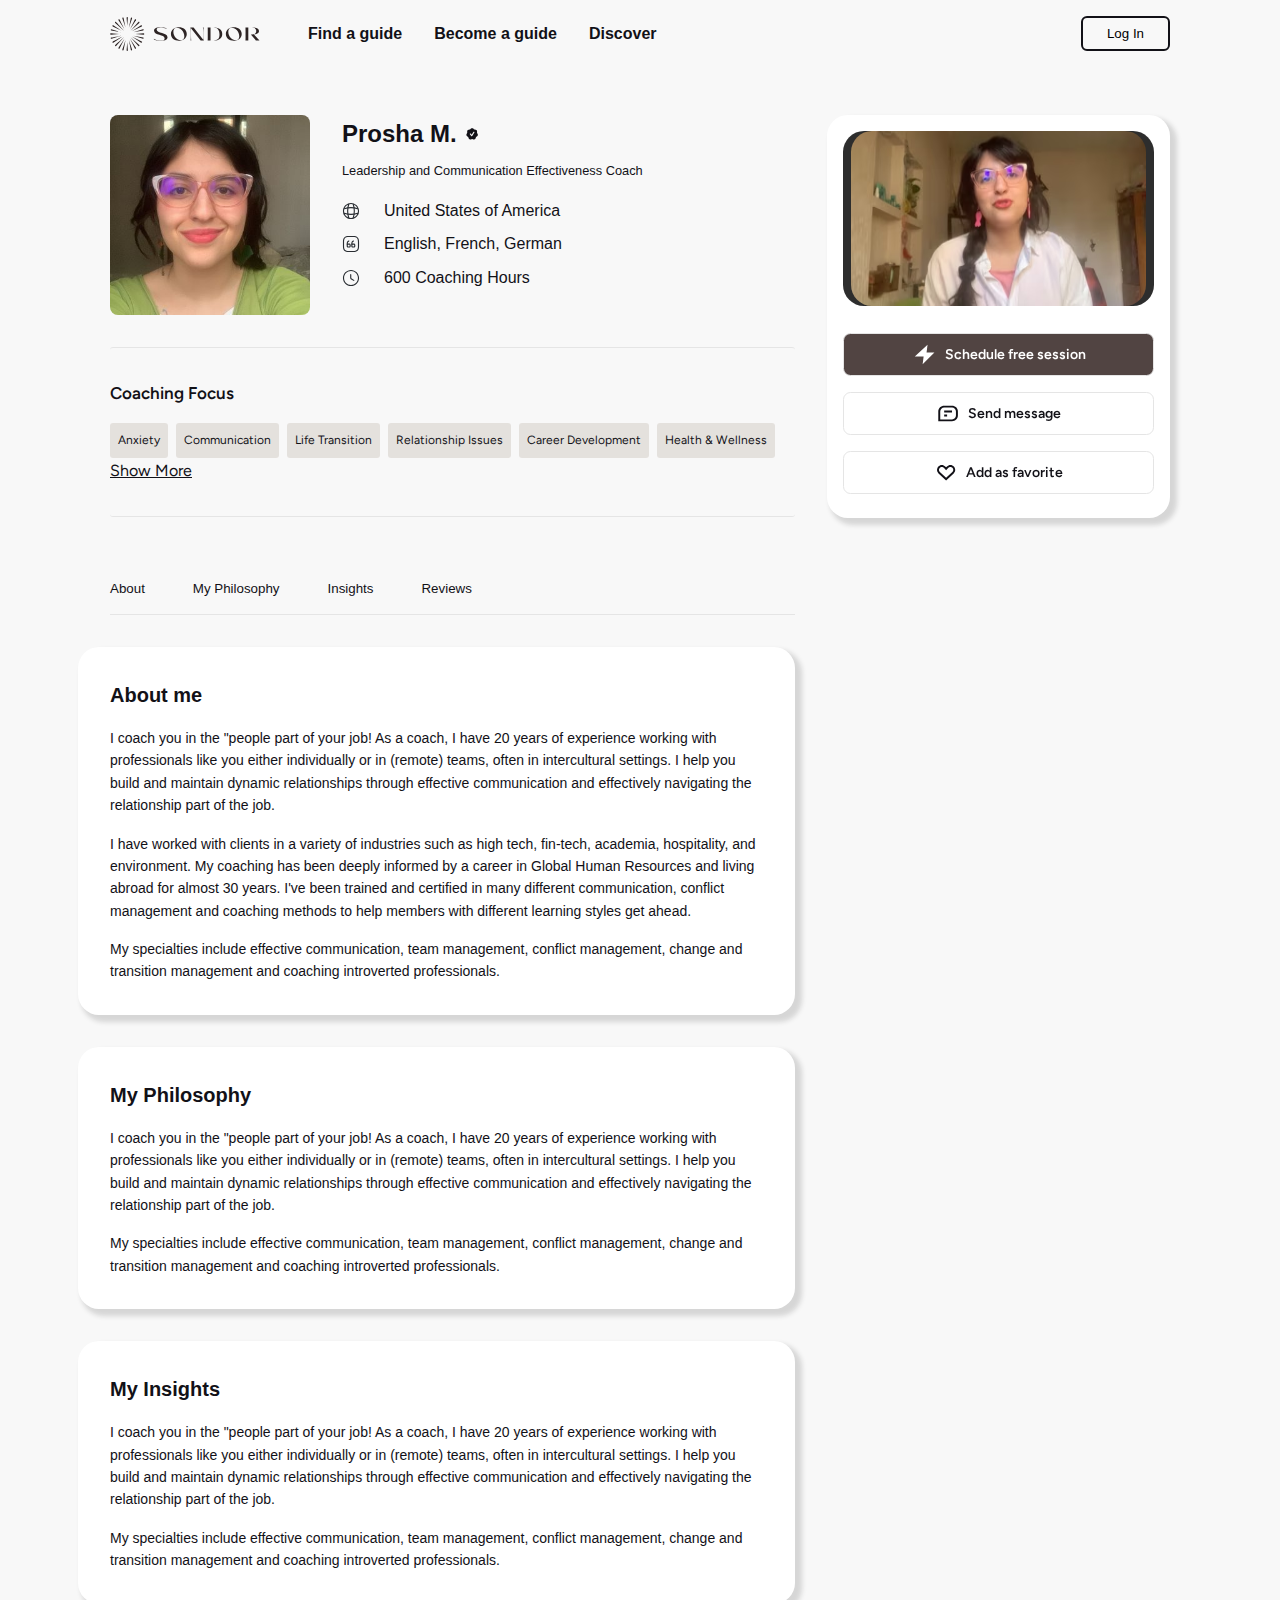
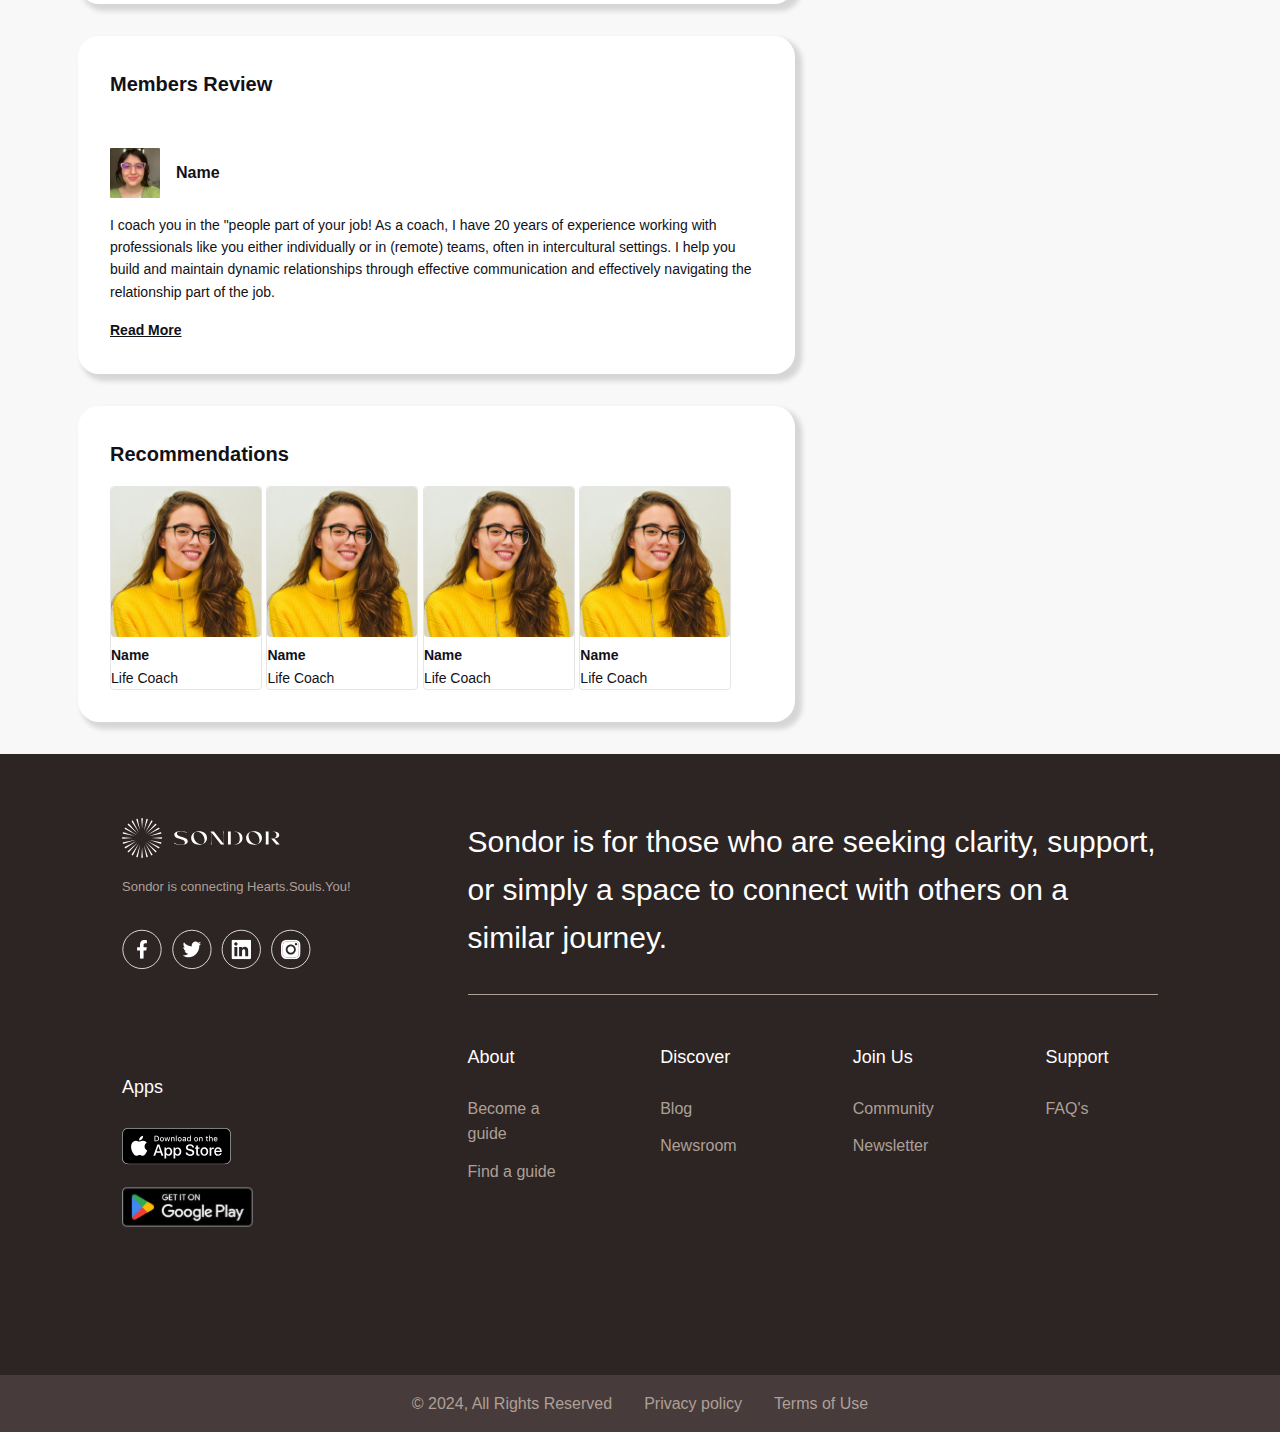
<file: index.html>
<!DOCTYPE html>
<html lang="en">
<head>
    <meta charset="UTF-8">
    <meta name="viewport" content="width=device-width, initial-scale=1.0">
    <title>Profile Page</title>
    <link rel="stylesheet" href="./style.css">
</head>

    <!-- Navigation -->
<nav>
    <div class="container">
        <div class="nav-content">
            <div class="nav-left">
                <img src= "assests/Logo_black.svg">
                <div class="nav-links">
                    <a href="#">Find a guide</a>
                    <a href="#">Become a guide</a>
                    <a href="#">Discover</a>
                </div>
            </div>
            <button class="login-btn">Log In</button>
        </div>  
    </div>
    </nav>
<body>
    <!-- Main Content -->
    <main class="container">
        <div class="profile-grid">
            <!-- Left Column -->
            <div class="profile-main">
                <!-- Profile Header -->
                <div class="profile-header">
                    <img src=".\assests\60356bab5c8bf49e347bd92da3aa55e6.jpg" 
                         alt="Coach profile" 
                         class="profile-image">
                    <div class="profile-info">
                        <div class="profile-title">
                            <p>Prosha M.</p>
                            <img src="assests/Verified tick.svg">
                        </div>
                        <p class="profile-subtitle">Leadership and Communication Effectiveness Coach</p>
                        
                        <div class="profile-details">
                            <div class="detail-item">
                                <img src="assests/global.svg">
                                <span>United States of America</span>
                            </div>
                            <div class="detail-item">
                                <img src="assests/quote-down-square.svg">
                                <span>English, French, German</span>
                            </div>
                            <div class="detail-item">
                                <img src="assests/clock.svg">
                                <span>600 Coaching Hours</span>
                            </div>
                        </div>
                    </div>
                </div>

                <!-- Coaching Focus -->
                <section class="focus-section">
                    <h3>Coaching Focus</h3>
                    <div class="tags">
                        <span class="tag">Anxiety</span>
                        <span class="tag">Communication</span>
                        <span class="tag">Life Transition</span>
                        <span class="tag">Relationship Issues</span>
                        <span class="tag">Career Development</span>
                        <span class="tag">Health & Wellness</span>
                    </div>
                    <p>Show More</p>
                </section>

                <!-- Tabs -->
                <div class="tabs">
                    <button class="tab"><a href="#about">About</button></a>
                    <button class="tab"><a href="#philosophy">My Philosophy</a></button>
                    <button class="tab"><a href="#insights">Insights</button></a>
                    <button class="tab"><a href="#reviews">Reviews</button></a>
                </div>

                <!-- About Content -->
                <div class="Content" id="about">
                    <h3>About me</h3>
                    <p>I coach you in the "people part of your job! As a coach, I have 20 years of experience working with professionals like you either individually or in (remote) teams, often in intercultural settings. I help you build and maintain dynamic relationships through effective communication and effectively navigating the relationship part of the job.</p>
                    
                    <p>I have worked with clients in a variety of industries such as high tech, fin-tech, academia, hospitality, and environment. My coaching has been deeply informed by a career in Global Human Resources and living abroad for almost 30 years. I've been trained and certified in many different communication, conflict management and coaching methods to help members with different learning styles get ahead.</p>
                    
                    <p>My specialties include effective communication, team management, conflict management, change and transition management and coaching introverted professionals.</p>
                </div>

                <!-- Philosophy Content -->
                <div class="Content" id="philosophy">
                    <h3>My Philosophy</h3>
                    <p>I coach you in the "people part of your job! As a coach, I have 20 years of experience working with professionals like you either individually or in (remote) teams, often in intercultural settings. I help you build and maintain dynamic relationships through effective communication and effectively navigating the relationship part of the job.</p>
                                       
                    <p>My specialties include effective communication, team management, conflict management, change and transition management and coaching introverted professionals.</p>
                </div>

                <!-- Insights Content -->
                <div class="Content" id="insights">
                    <h3>My Insights</h3>
                    <p>I coach you in the "people part of your job! As a coach, I have 20 years of experience working with professionals like you either individually or in (remote) teams, often in intercultural settings. I help you build and maintain dynamic relationships through effective communication and effectively navigating the relationship part of the job.</p>
                                       
                    <p>My specialties include effective communication, team management, conflict management, change and transition management and coaching introverted professionals.</p>
                </div>

                <!-- Review Content -->
                <div class="Content" id="review">
                    <h3>Members Review</h3>
                    <div class="review">
                        <img src=".\assests\60356bab5c8bf49e347bd92da3aa55e6.jpg" 
                        alt="Reviewer">
                        <span>Name</span>
                    </div>
                        <p>I coach you in the "people part of your job! As a coach, I have 20 years of experience working with professionals like you either individually or in (remote) teams, often in intercultural settings. I help you build and maintain dynamic relationships through effective communication and effectively navigating the relationship part of the job.</p>  
                        <p class="readmore">Read More</p>            
                </div>

                <!-- Recommended -->
                <div class="Content">
                    <h3>Recommendations</h3>
                    <div class="recommended">
                        <div class ="card">
                            <img src="./assests/dadde657b347ebc7bab61521ea26cd2a.jpg" >
                            <div class = "card-title">    
                                <p> Name </p>
                            </div>
                            <div class = "card-detail">    
                                <p> Life Coach </p>
                            </div>
                        </div>
                        <div class ="card">
                            <img src="./assests/dadde657b347ebc7bab61521ea26cd2a.jpg" >
                            <div class = "card-title">    
                                <p> Name </p>
                            </div>
                            <div class = "card-detail">    
                                <p> Life Coach </p>
                            </div>
                        </div>
                        <div class ="card">
                            <img src="./assests/dadde657b347ebc7bab61521ea26cd2a.jpg" >
                            <div class = "card-title">    
                                <p> Name </p>
                            </div>
                            <div class = "card-detail">    
                                <p> Life Coach </p>
                            </div>
                        </div>
                        <div class ="card">
                            <img src="./assests/dadde657b347ebc7bab61521ea26cd2a.jpg" >
                            <div class = "card-title">    
                                <p> Name </p>
                            </div>
                            <div class = "card-detail">    
                                <p> Life Coach </p>
                            </div>
                        </div>
                    </div>          
                </div>
            </div>
        

            <!-- Right Column -->
            <div class="profile-sidebar">
                <div class="video-preview">
                    <img src ="./assests/18491d31216215a35437f845d51fd4af.png">
                </div>

                <button class="btn primary">
                    <img src ="./assests/flash.svg">
                    Schedule free session
                </button>

                <button class="btn secondary">
                    <img src ="./assests/chat.svg">
                    Send message
                </button>

                <button class="btn secondary">
                    <img src ="./assests/heart.svg">
                    Add as favorite
                </button>
            </div>
        </div>
    </main>

        <!-- Footer -->
        <footer class="footer">
            <div class="footer-container">   
                <div class ="footer-grid">
                
                    <!-- Footer-left -->
                    <div class="footer-left">
                        <div class="footer-logo">
                            <img src="./assests/Logo_white.svg" alt="Sondor" class="logo">
                            <p class="tagline">Sondor is connecting Hearts.Souls.You!</p>
                        </div>
                        <!-- Social Links -->
                        <div class="social-links">
                            <a href="#" class="social-link">
                                <img src="./assests/Social Media.svg" alt="Facebook">
                            </a>
                            <a href="#" class="social-link">
                                <img src="./assests/Social Media-1.svg" alt="Twitter">
                            </a>
                            <a href="#" class="social-link">
                                <img src="./assests/Social Media-2.svg" alt="LinkedIn">
                            </a>
                            <a href="#" class="social-link">
                                <img src="./assests/Social Media-3.svg" alt="Instagram">
                            </a>
                        </div>
                        <!-- footer Links -->
                        <div class="footer-links">
                            <div class="footer-section">
                                <h3>Apps</h3>
                                <div class="app-stores">
                                    <a href="#" class="store-button">
                                        <img src="./assests/app_store_badge_en.svg" alt="Download on App Store">
                                    </a>
                                    <a href="#" class="store-button">
                                        <img src="./assests/google_play_badge.svg" alt="Get it on Google Play">
                                    </a>
                                </div>
                            </div>
                        </div>
                    </div>
            
                
                    <!-- Footer right-->
                    <div class="footer-right"> 
                        <div class="mission">
                            <p>Sondor is for those who are seeking clarity, support, or simply a space to connect with others on a similar journey.</p>
                        </div>
                        <div class = "footer-navlinks">          
                            <div class="footer-section">
                                <h3>About</h3>
                                <a href="#">Become a guide</a>
                                <a href="#">Find a guide</a>
                            </div>
                
                            <div class="footer-section">
                                <h3>Discover</h3>
                                <a href="#">Blog</a>
                                <a href="#">Newsroom</a>
                            </div>
                
                            <div class="footer-section">
                                <h3>Join Us</h3>
                                <a href="#">Community</a>
                                <a href="#">Newsletter</a>
                            </div>
                
                            <div class="footer-section">
                                <h3>Support</h3>
                                <a href="#">FAQ's</a>
                            </div>
                        </div>
                    </div>
                </div>
            </div>
        
                <!-- footer Bottom -->
                <div class="footer-bottom">
                    <p>© 2024, All Rights Reserved </p>
                    <div class="legal-links">
                        <a href="#"> Privacy policy</a>
                        <a href="#">Terms of Use</a>
                    </div>
                </div>
        </footer> 
</body>
</html>
</file>
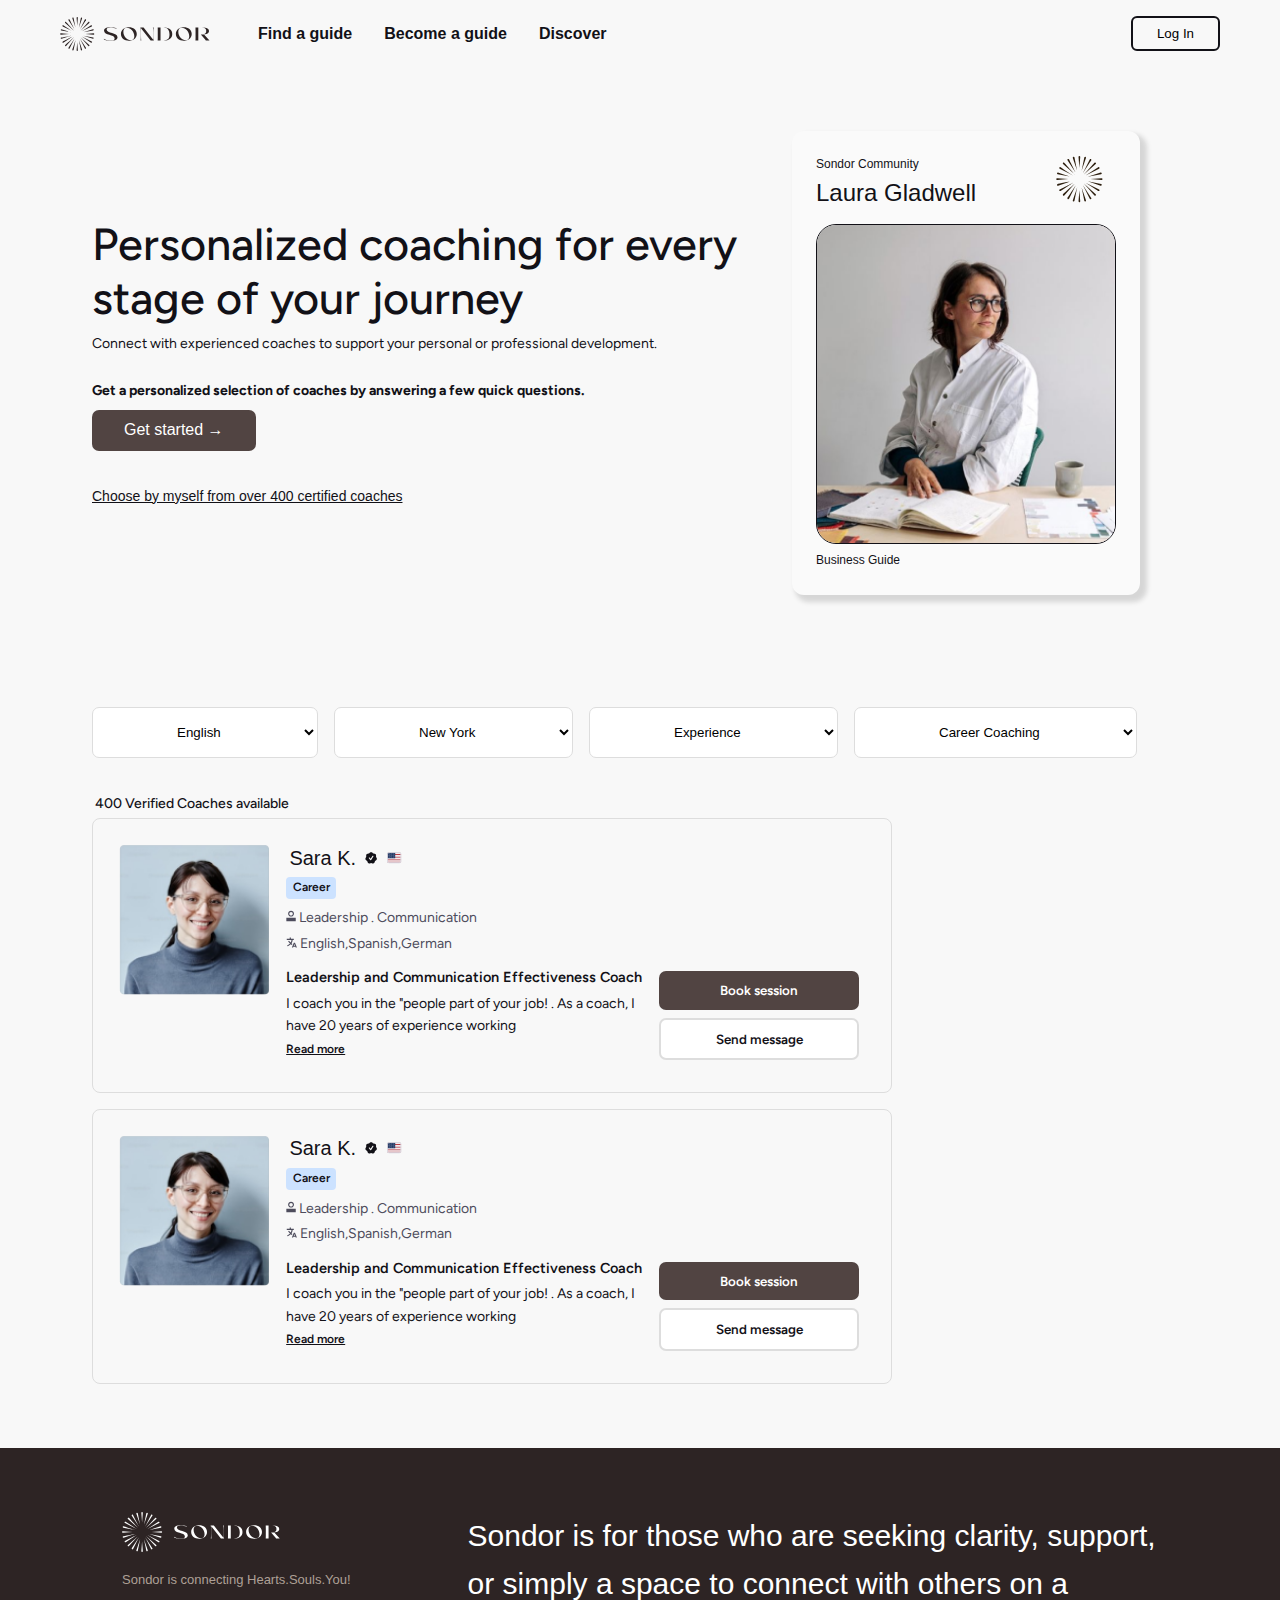
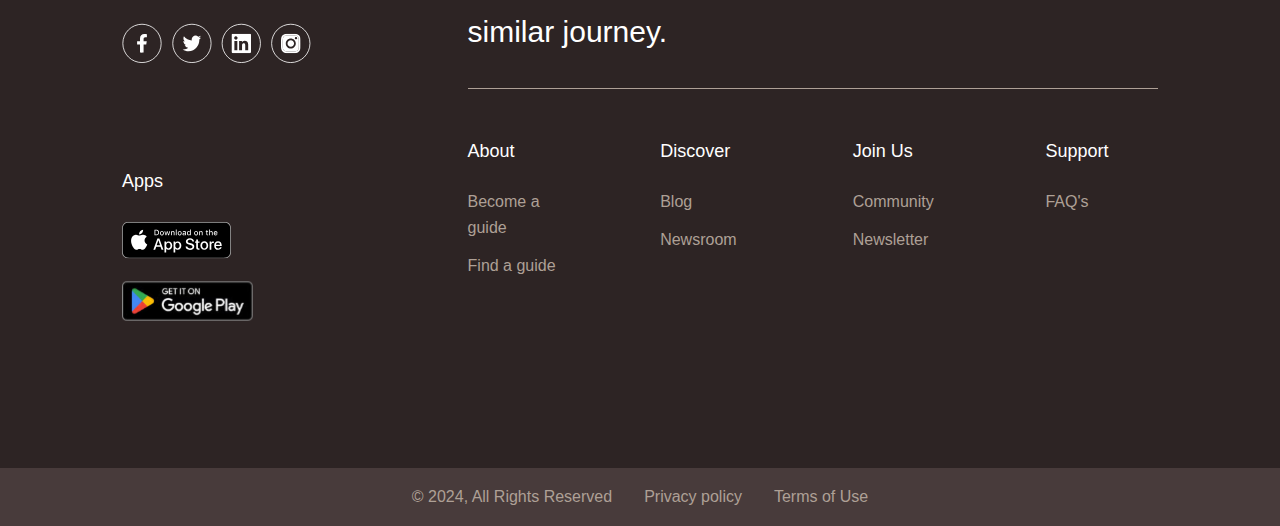
<file: guidespage.html>
<!DOCTYPE html>
<html lang="en">
<head>
    <meta charset="UTF-8">
    <meta name="viewport" content="width=device-width, initial-scale=1.0">
    <title>Guides Page</title>
    <link rel="stylesheet" href="style1.css">
</head>

    <!-- Navigation -->
<nav>
    <div class="container">
        <div class="nav-content">
            <div class="nav-left">
                <img src= "assests/Logo_black.svg">
                <div class="nav-links">
                    <a href="#">Find a guide</a>
                    <a href="#">Become a guide</a>
                    <a href="#">Discover</a>
                </div>
            </div>
            <button class="login-btn">Log In</button>
        </div>  
    </div>
</nav>
<body>
    <!--Main Content-->
    <main class ="container">
        <section class="hero">
            <div class="hero-content">
                <h1>Personalized coaching for every stage of your journey</h1>
                <p>Connect with experienced coaches to support your personal or professional development.</p>
                <p class="cta-info">Get a personalized selection of coaches by answering a few quick questions.</p>
                <button class="cta-button">Get started →</button><br>
                <a href="#">Choose by myself from over 400 certified coaches</a>
            </div>
            <div class="featured-coach">
                <div class="coach-card">
                    <div class="coach-info">
                        <div class="coach-header">
                            <div class="coach-details">
                                <p>Sondor Community</p>
                                <h3>Laura Gladwell</h3>
                            </div>
                            <div class="card-logo">
                                <img src ="./assests/Just-logo-black.svg">
                            </div>    
                        </div>
                        <img src="./assests/laura_image.png" alt="Coach profile" class="hero-image">
                        <p>Business Guide</p>
                    </div>
                </div>
            </div>
        </section>

<!--Filters-->
        <section class="coaches-list">
            <div class="filters">
                <select class="filter-select">
                    <option>English</option>
                </select>
                <select class="filter-select">
                    <option>New York</option>
                </select>
                <select class="filter-select">
                    <option>Experience</option>
                </select>
                <select class="filter-select">
                    <option>Career Coaching</option>
                </select>
            </div>
        <p class="verified-coaches">400 Verified Coaches available</p>

<!--COACH CARD-->
            <div class="coaches-grid">
                <div class="coach-image">
                    <img src="./assests/coach-card-img.png" alt="Coach">
                </div>
                <div class="coach-content">
                    <div class ="coach-name">    
                        <p>Sara K.</p>
                        <img src="./assests/Verified tick.svg">
                        <img src="./assests/us.svg.svg">
                    </div>
                    <div class ="info-tag">
                        <p>Career</p>
                    </div>
                    <div class ="coach-usp">
                        <img src="./assests/person-icon.svg" class="icon">
                        <span>Leadership . Communication</span>
                    </div>
                    <div class ="coach-usp">
                        <img src="./assests/language-icon.svg" class="icon">
                        <span>English,Spanish,German</span>
                    </div>
                    <div class ="coach-usp">
                        <p>Leadership and Communication Effectiveness Coach</p>
                    </div>
                    <div class ="coach-cta">
                         <p>I coach you in the "people part of your job! . As a coach, I have 20 years of experience working </p>
                         <a href="#">Read more</a>
                    </div>
                </div>
                <div class = "coach-buttons">
                    <button class="book-button1">Book session</button>
                    <button class="book-button2">Send message</button>
                </div>
            </div>


            <div class="coaches-grid">
                <div class="coach-image">
                    <img src="./assests/coach-card-img.png" alt="Coach">
                </div>
                <div class="coach-content">
                    <div class ="coach-name">    
                        <p>Sara K.</p>
                        <img src="./assests/Verified tick.svg">
                        <img src="./assests/us.svg.svg">
                    </div>
                    <div class ="info-tag">
                        <p>Career</p>
                    </div>
                    <div class ="coach-usp">
                        <img src="./assests/person-icon.svg" class="icon">
                        <span>Leadership . Communication</span>
                    </div>
                    <div class ="coach-usp">
                        <img src="./assests/language-icon.svg" class="icon">
                        <span>English,Spanish,German</span>
                    </div>
                    <div class ="coach-usp">
                        <p>Leadership and Communication Effectiveness Coach</p>
                    </div>
                    <div class ="coach-cta">
                         <p>I coach you in the "people part of your job! . As a coach, I have 20 years of experience working </p>
                         <a href="#">Read more</a>
                    </div>
                </div>
                <div class = "coach-buttons">
                    <button class="book-button1">Book session</button>
                    <button class="book-button2">Send message</button>
                </div>
            </div>
        </section>
    </main>


    <!-- Footer -->
    <footer class="footer">
        <div class="footer-container">   
            <div class ="footer-grid">
            
                <!-- Footer-left -->
                <div class="footer-left">
                    <div class="footer-logo">
                        <img src="./assests/Logo_white.svg" alt="Sondor" class="logo">
                        <p class="tagline">Sondor is connecting Hearts.Souls.You!</p>
                    </div>
                    <!-- Social Links -->
                    <div class="social-links">
                        <a href="#" class="social-link">
                            <img src="./assests/Social Media.svg" alt="Facebook">
                        </a>
                        <a href="#" class="social-link">
                            <img src="./assests/Social Media-1.svg" alt="Twitter">
                        </a>
                        <a href="#" class="social-link">
                            <img src="./assests/Social Media-2.svg" alt="LinkedIn">
                        </a>
                        <a href="#" class="social-link">
                            <img src="./assests/Social Media-3.svg" alt="Instagram">
                        </a>
                    </div>
                    <!-- footer Links -->
                    <div class="footer-links">
                        <div class="footer-section">
                            <h3>Apps</h3>
                            <div class="app-stores">
                                <a href="#" class="store-button">
                                    <img src="./assests/app_store_badge_en.svg" alt="Download on App Store">
                                </a>
                                <a href="#" class="store-button">
                                    <img src="./assests/google_play_badge.svg" alt="Get it on Google Play">
                                </a>
                            </div>
                        </div>
                    </div>
                </div>
        
            
                <!-- Footer right-->
                <div class="footer-right"> 
                    <div class="mission">
                        <p>Sondor is for those who are seeking clarity, support, or simply a space to connect with others on a similar journey.</p>
                    </div>
                    <div class = "footer-navlinks">          
                        <div class="footer-section">
                            <h3>About</h3>
                            <a href="#">Become a guide</a>
                            <a href="#">Find a guide</a>
                        </div>
            
                        <div class="footer-section">
                            <h3>Discover</h3>
                            <a href="#">Blog</a>
                            <a href="#">Newsroom</a>
                        </div>
            
                        <div class="footer-section">
                            <h3>Join Us</h3>
                            <a href="#">Community</a>
                            <a href="#">Newsletter</a>
                        </div>
            
                        <div class="footer-section">
                            <h3>Support</h3>
                            <a href="#">FAQ's</a>
                        </div>
                    </div>
                </div>
            </div>
        </div>
    
            <!-- footer Bottom -->
            <div class="footer-bottom">
                <p>© 2024, All Rights Reserved </p>
                <div class="legal-links">
                    <a href="#"> Privacy policy</a>
                    <a href="#">Terms of Use</a>
                </div>
            </div>
    </footer>
</body>
</html>
</file>
<file: style.css>
:root {
    --primary-color: #121117;
    --secondary-color: #121117;
    --accent-color:#514442;
    --background-color: #F8F8F8;
    --border-color: #E5E5E5;
}

@font-face {
    font-family: "Instrument Sans";
    src: url(./assests/Instrument_Sans/InstrumentSans-Italic-VariableFont_wdth,wght.ttf) format('truetype');
    src: url(./assests/Instrument_Sans/InstrumentSans-VariableFont_wdth\,wght.ttf) format('truetype');

    font-family: 'Figtree';
    src: url(./assests/Figtree-VariableFont_wght.ttf) format('truetype');
    font-weight: 100 900; 
    font-stretch: 75% 125%;
}

* {
    margin: 0;
    padding: 0;
    box-sizing: border-box;
}

body {  
    font-family: "Instrument Sans", sans-serif , 'Figtree';
    background-color: var(--background-color);
    color: var(--primary-color);
    line-height: 1.6;
}

.container {
    max-width: 1100px;
    margin: 0 auto;
    padding: 0 20px;
}

/* Navigation */
nav {
    padding: 1rem 0;
}

.nav-content {
    display: flex;
    justify-content:space-between;
    align-items: center;
}

.nav-left {
    display: flex;
    align-items: center;
    gap: 3rem;
}

.nav-links {
    display: flex;
    gap: 2rem;
}

.nav-links a {
    color: var(--primary-color);
    text-decoration: none;
    font-weight: bold;
}

.login-btn {
    padding: 0.5rem 1.5rem;
    border: 2px solid var(--primary-color);
    border-radius: 6px;
    background: none;
    font-weight: 500;
    cursor: pointer;
}

/* Main Content */
main {
    padding: 2rem 0;
}

.profile-grid {
    display: grid;
    grid-template-columns: 2fr 1fr;
    gap: 2rem;
    align-items: start;
}

/* Profile Header */
.profile-header {
    display: flex;
    gap: 2rem;
    margin-bottom: 2rem;
    margin-top: 3rem;
}

.profile-image {
    width: 200px;
    height: 200px;
    border-radius: 8px;
    object-fit: cover;
}

.profile-title {
    display: flex;
    align-items: center;
    gap: 0.5rem;
    margin-bottom: 0.5rem;
}

.profile-title p {
    font-size: 24px;
    font-weight: bolder;
}

.profile-subtitle {
    font-size: 0.8rem;
    color: var(--secondary-color);
    margin-bottom: 1rem;
}

.profile-details {
    display: flex;
    flex-direction: column;
    gap: 0.5rem;
}

.detail-item {
    display: flex;
    align-items: center;
    gap: 1.5rem;
    color: var(--secondary-color);
}

/* Focus Section */
.focus-section {
    padding-bottom : 2rem;
    padding-top: 2rem;
    border-radius: 3px;
    margin-bottom: 3rem;
    font-family: 'Figtree';
    border-bottom: 1px solid var(--border-color);
    border-top: 1px solid var(--border-color);
}

.focus-section h3{
    font-weight: 600;
    font-size: 17px;
}

.tags {
    display: flex;
    flex-wrap: wrap;
    gap: 0.5rem;
    margin-top: 1rem;
}

.tag {
    background: #E4E1DD;
    padding: 0.5rem 0.5rem;
    border-radius: 3px;
    font-size: 12pX;
    font-weight: 400;
    color: var(--secondary-color);
}

.focus-section p{
    font-weight: 600px;
    text-decoration: underline;
}

/* Tabs */
.tabs {
    scroll-behavior: smooth;
    display: flex;
    gap: 3rem;
    margin-bottom: 2rem;
    border-bottom: 1px solid var(--border-color);

}

.tab a {
    text-decoration: none;
    color: var(--secondary-color);
}

.tab {
    padding: 1rem 0;
    background: none;
    border: none;
    border-bottom: 2px solid transparent;
    color: var(--secondary-color);
    cursor: pointer;
    font-weight: 500;
    text-decoration: none;
    transition: text-decoration 0.3s ease;
}

.tab a:hover {
    font-weight: bold;
    color: var(--accent-color);
}

.tab a:active {
    font-weight: bold;
    color: var(--accent-color);
}

/* Content */
.Content {
    background: white;
    padding: 2rem;
    border-radius: 21px;
    margin-bottom: 2rem;
    box-shadow: 5px 5px 5px 2px #12111726;
    margin-left: -2rem;
}

.Content h3 {
    margin-bottom: 1rem;
    font-size: 20px;
}

.Content p {
    margin-top: 1rem;
    color: #121117;
    font-size: 14px;

}
p.readmore {
    text-decoration: underline;
    font-weight: bolder;
}

/* Review content */
.review{
    margin-top: 3rem;
    display: flex;
    align-items: center;
}
.review span{
    padding-left: 1rem;
    font-weight: bold;
}
.review img{
    width: 50px;
    height: 50px;
    border-radius: 1px;
}

/* Recommended */
.recommended img{
    width: 150px;
    height: 150px;
    border-radius: 4px;
}

.card{
    border-radius: 4px;
    border: 1px solid var(--border-color);
    display:inline-table;
}
.card-title p{
    font-size: 14;
    font-weight: 600;
    margin-top: 0rem;

}

.card-detail p{
    padding: 0;
    margin-top: 0rem;

}

/* Sidebar */
.profile-sidebar {
    margin-top: 3rem;
    position: sticky;
    top: 2rem;
    background: white;
    padding: 1rem;
    border-radius: 21px;
    margin-bottom: 2rem;
    box-shadow: 5px 5px 5px 2px #12111726;
    display: flex;
    flex-direction: column;
    gap: 0.5rem;
}

.video-preview {
    background: #2D2D2D;
    aspect-ratio: 16/9;
    border-radius: 21px;
    display: flex;
    align-items: stretch;
    justify-content: center;
    margin-bottom: 1.2rem;
    cursor: pointer;
}

.video-preview img {
    border-radius: 21px;
}

.btn {
    width: 100%;
    padding: 0.5rem;
    border-radius: 7.5px;
    cursor: pointer;
    display: flex;
    align-items: center;
    justify-content: center;
    gap: 0.5rem;
    margin-bottom: 0.5rem;
    font-weight: 600;
    font-family: 'Figtree';
    font-size: 14px;
}

.btn.primary {
    background-color: var(--accent-color);
    border: 1px solid var(--border-color);
    color: white;
}

.btn.secondary {
    background-color: white;
    border: 1px solid var(--border-color);
    color: var(--primary-color);
}

.btn:hover {
    opacity: 0.9;
}

/*Footer */

.footer {
    background-color: #2D2424;
    color: #ffffff;
    padding: 4rem 0 0rem;  
}

.footer-container {
    max-width: 1100px;
    margin: 0 auto;
    padding: 0 2rem;
    
}

.footer-grid {
    display: grid;
    grid-template-columns: 1fr 2.6fr;
    gap: 5rem;

}

/* footer right */

.mission{
    margin-bottom: 3rem;
    border-bottom: 1px solid #AEA096 ;
    padding-bottom: 2rem;
}

.mission p{
    font-size: 30px;
    font-weight: normal;
}

.footer-navlinks{
    display: grid;
    grid-template-columns: 1fr 1fr 1fr 1fr;
    gap: 5rem;
}

.footer-section h3 {
    color: #ffffff;
    font-size: 18px;
    font-weight: 500;
    margin-bottom: 1.5rem;
}

.footer-section a {
    display: block;
    color: #AEA096;
    font-size: 16px;
    font-weight: 400;
    text-decoration: none;
    margin-bottom: 0.75rem;
    transition: color 0.3s ease;
}

.footer-section a:hover {
    color: #ffffff;
}



/* footer-left*/

.footer-left {
    margin-bottom: 4rem;
}

.footer-logo {
    margin-bottom: 0.2rem;
}

.tagline {
    color: #AEA096;
    font-size: 13px;
    font-weight: 100;
    margin-top: 0.7rem;
}


.social-links {
    display: flex;
    gap: 0.6rem;
    margin-top: 2rem;
    margin-bottom: 6rem;
}

.social-links img{
    height: 40px;
    width: 40px ;
}

.social-link:hover {
    border-color: #ffffff;
}

.footer-links {
    display: grid;
    grid-template-columns: repeat(auto-fit, minmax(200px, 1fr));
    gap: 3rem;
    margin-bottom: 4rem;
}


.app-stores {
    display: flex;
    flex-direction: column;
    gap: 0.1rem;
}

.store-button img {
    height: 40px; 
}


/* footer bottom */
.footer-bottom {
    background-color: #483B3B;
    padding: 1rem;
    display: flex;
    justify-content:center;
    align-items: center;
    color:#AEA096;
    font-size: 16px;
    font-weight: 300;
}

.legal-links {
    display: flex;
    gap: 2rem;
    padding-left: 2rem;
}

.legal-links a {
    color: #AEA096;
    text-decoration: none;
    transition: color 0.3s ease;
}

.legal-links a:hover {
    color: #ffffff;
}



/* Responsive */
@media (max-width: 768px) {
    .footer-links {
        grid-template-columns: repeat(2, 1fr);
    }

    .footer-bottom {
        flex-direction: column;
        gap: 1rem;
        text-align: center;
    }

    .legal-links {
        justify-content: center;
    }
}

@media (max-width: 480px) {
    .footer-links {
        grid-template-columns: 1fr;
    }
}


/* Responsive Design */
@media (max-width: 768px) {
    .profile-grid {
        grid-template-columns: 1fr;
    }

    .profile-header {
        flex-direction: column;
        align-items: center;
        text-align: center;
    }

    .profile-details {
        align-items: center;
    }

    .nav-links {
        display: none;
    }
}
</file>
<file: style1.css>
:root {
    --primary-color: #121117;
    --secondary-color: #121117;
    --accent-color:#514442;
    --background-color: #F8F8F8;
    --border-color: #E5E5E5;
}

@font-face {
    font-family: "Instrument Sans";
    src: url(./assests/Instrument_Sans/InstrumentSans-Italic-VariableFont_wdth,wght.ttf) format('truetype');
    src: url(./assests/Instrument_Sans/InstrumentSans-VariableFont_wdth\,wght.ttf) format('truetype');

    font-family: 'Figtree';
    src: url(./assests/Figtree-VariableFont_wght.ttf) format('truetype');
    font-weight: 100 900; 
    font-stretch: 75% 125%;
}

* {
    margin: 0;
    padding: 0;
    box-sizing: border-box;
}

body {  
    font-family: "Instrument Sans", sans-serif , 'Figtree';
    background-color: var(--background-color);
    color: var(--primary-color);
    line-height: 1.6;
}

.container {
    max-width: 1200px;
    margin: 0 auto;
    padding: 0 20px;
}


/* Navigation */
nav {
    padding: 1rem 0;
}

.nav-content {
    display: flex;
    justify-content: space-between;
    align-items: center;
}

.nav-left {
    display: flex;
    align-items: center;
    gap: 3rem;
}

.nav-links {
    display: flex;
    gap: 2rem;
}

.nav-links a {
    color: var(--primary-color);
    text-decoration: none;
    font-weight: bold;
}

.login-btn {
    padding: 0.5rem 1.5rem;
    border: 2px solid var(--primary-color);
    border-radius: 6px;
    background: none;
    font-weight: 500;
    cursor: pointer;
}


/* Hero section */
.hero {
    max-width: 1200px;
    margin: 1rem auto;
    padding: 0 2rem;
    display: grid;
    grid-template-columns: 2fr 1fr;
    gap: 0.1rem;
    align-items: center;
}

.hero-content h1 {
    font-size: 45px;
    line-height: 1.2;
    margin-bottom: 0.5rem;
    font-family: 'Figtree';
    font-weight: 500;

}

.hero-content p {
    font-size: 14px;
    font-family: 'Figtree';

}

.hero-content a{
    text-decoration: underline;
    color: #121117;
    font-weight: 400;
    font-size: 14px ;
}

.cta-info {
    font-size: 14px;
    font-weight: bold;
    font-family: 'Figtree';
    margin-top: 1.5rem;
    margin-bottom: .5rem;
}


.cta-button {
    padding: 0.7rem 2rem;
    background: var(--accent-color);
    color: white;
    border: none;
    border-radius: 7px;
    font-size: 16px;
    cursor: pointer;
    margin-bottom: 2rem;
}

.featured-coach{
    padding: 3rem;
}

.coach-card {
    background: #fafafa;
    border-radius: 12px;
    box-shadow: 5px 5px 5px 2px #12111726;
    overflow: hidden;
    height: auto;
    width: fit-content;
}

.coach-header {
    display: grid;
    grid-template-columns: 4fr 1fr;
}

.hero-image{
    border-radius: 20px;
    border: 1px solid #121117;
    height: 320px;
    width: 300px; 
    padding: 0rem;
}

.coach-info {
    padding: 1.5rem;
}

.coach-info h3{
    font-size: 24px;
    font-weight: 200;
    padding-bottom: 0.7rem;
}

.coach-info p{
    font-size: 12px;
    font-weight: 200;
}

/* filter*/
.coaches-list {
    max-width: 1200px;
    margin: 4rem auto;
    padding: 0 2rem;
}

.filters {
    display: flex;
    gap: 1rem;
    margin-bottom: 2rem;
}

.filter-select {
    padding: 1rem 5rem;
    border: 1px solid #ddd;
    border-radius: 7px;
    background: white;
}

.verified-coaches {
    padding: 0.2rem;
    font-size: 14px;
    font-family: 'Figtree';
    font-weight: 500;
}


/*Coach cards */

.coaches-grid {
    display: grid;
    grid-template-columns: 1fr 4fr 1fr;
    gap: 0.1rem;
    border: 1px solid #ddd;
    border-radius: 8px; 
    width: 800px;
    height: fit-content;
    margin-bottom: 1rem;
}

.coach-image{
    width: fit-content;
    padding: 1.6rem;
    padding-right: 1rem;
    height: fit-content;

}

.coach-image img {
    height: fit-content;
    width: 150px;
}

.coach-content {
    margin-bottom: 2rem;
    padding-top: 1.2rem;
}

.coach-name{
    display: flex;
    padding: 0.2rem;
    gap: 0.5rem;
    font-size: 20px;
    font-weight: 500;
}

.info-tag{
    padding: 0.1rem 0.4rem;
    background:#cce2ff;
    color: var(--primary-color);
    border: none;
    border-radius: 4px;
    font-family: 'Figtree';
    font-weight: 600;
    width: fit-content;
    font-size: 12px;
    margin-bottom: 0.5rem;
}

.coach-usp{
    font-family: 'Figtree';
    font-size: 14px;
    font-weight: 400;
    margin-bottom: 0.2rem;
    color: #4D4C5C;
}

.coach-usp p{
    font-size: 14.5px;
    font-weight: 600;
    color: #121117;
    margin-top: 0.7rem;
}

.coach-cta{
    font-family: 'Figtree';
    font-size: 14px;
    font-weight: 400;
}

.coach-cta a{
    text-decoration: underline;
    font-size: 12px;
    font-weight: 600;
    color: #121117;
}

.coach-buttons{
    align-content: end;
    margin-right: 2rem;
    margin-bottom: 2rem;

}

.book-button1 {
    padding: 0.7rem 1rem;
    background: var(--accent-color);
    color: white;
    border: none;
    border-radius: 7px;
    cursor: pointer;
    margin-top: 0.5rem;
    width: 200px;
    font-family: 'Figtree';
    font-weight: 600;
}

.book-button2 {
    padding: 0.7rem 1rem;
    background: white;
    color: var(--primary-color);
    border: 2px solid #ddd;
    border-radius: 7px;
    cursor: pointer;
    margin-top: 0.5rem;
    width: 200px;
    font-family: 'Figtree';
    font-weight: 600;
}

/*Footer */

.footer {
    background-color: #2D2424;
    color: #ffffff;
    padding: 4rem 0 0rem;  
}

.footer-container {
    max-width: 1100px;
    margin: 0 auto;
    padding: 0 2rem;
    
}

.footer-grid {
    display: grid;
    grid-template-columns: 1fr 2.6fr;
    gap: 5rem;

}

/* footer right */

.mission{
    margin-bottom: 3rem;
    border-bottom: 1px solid #AEA096 ;
    padding-bottom: 2rem;
}

.mission p{
    font-size: 30px;
    font-weight: normal;
}

.footer-navlinks{
    display: grid;
    grid-template-columns: 1fr 1fr 1fr 1fr;
    gap: 5rem;
}

.footer-section h3 {
    color: #ffffff;
    font-size: 18px;
    font-weight: 500;
    margin-bottom: 1.5rem;
}

.footer-section a {
    display: block;
    color: #AEA096;
    font-size: 16px;
    font-weight: 400;
    text-decoration: none;
    margin-bottom: 0.75rem;
    transition: color 0.3s ease;
}

.footer-section a:hover {
    color: #ffffff;
}



/* footer-left*/

.footer-left {
    margin-bottom: 4rem;
}

.footer-logo {
    margin-bottom: 0.2rem;
}

.tagline {
    color: #AEA096;
    font-size: 13px;
    font-weight: 100;
    margin-top: 0.7rem;
}


.social-links {
    display: flex;
    gap: 0.6rem;
    margin-top: 2rem;
    margin-bottom: 6rem;
}

.social-links img{
    height: 40px;
    width: 40px ;
}

.social-link:hover {
    border-color: #ffffff;
}

.footer-links {
    display: grid;
    grid-template-columns: repeat(auto-fit, minmax(200px, 1fr));
    gap: 3rem;
    margin-bottom: 4rem;
}


.app-stores {
    display: flex;
    flex-direction: column;
    gap: 0.1rem;
}

.store-button img {
    height: 40px; 
}


/* footer bottom */
.footer-bottom {
    background-color: #483B3B;
    padding: 1rem;
    display: flex;
    justify-content:center;
    align-items: center;
    color:#AEA096;
    font-size: 16px;
    font-weight: 300;
}

.legal-links {
    display: flex;
    gap: 2rem;
    padding-left: 2rem;
}

.legal-links a {
    color: #AEA096;
    text-decoration: none;
    transition: color 0.3s ease;
}

.legal-links a:hover {
    color: #ffffff;
}


/* Responsive design */
@media (max-width: 768px) {
    .hero {
        grid-template-columns: 1fr;
        text-align: center;
    }

    .filters {
        flex-wrap: wrap;
    }

    .footer-content {
        grid-template-columns: 1fr;
    }

    .footer-links {
        grid-template-columns: 1fr;
    }

    .footer-bottom {
        flex-direction: column;
        text-align: center;
        gap: 1rem;
    }

    .legal-links a {
        margin: 0 1rem;
    }
}
</file>
